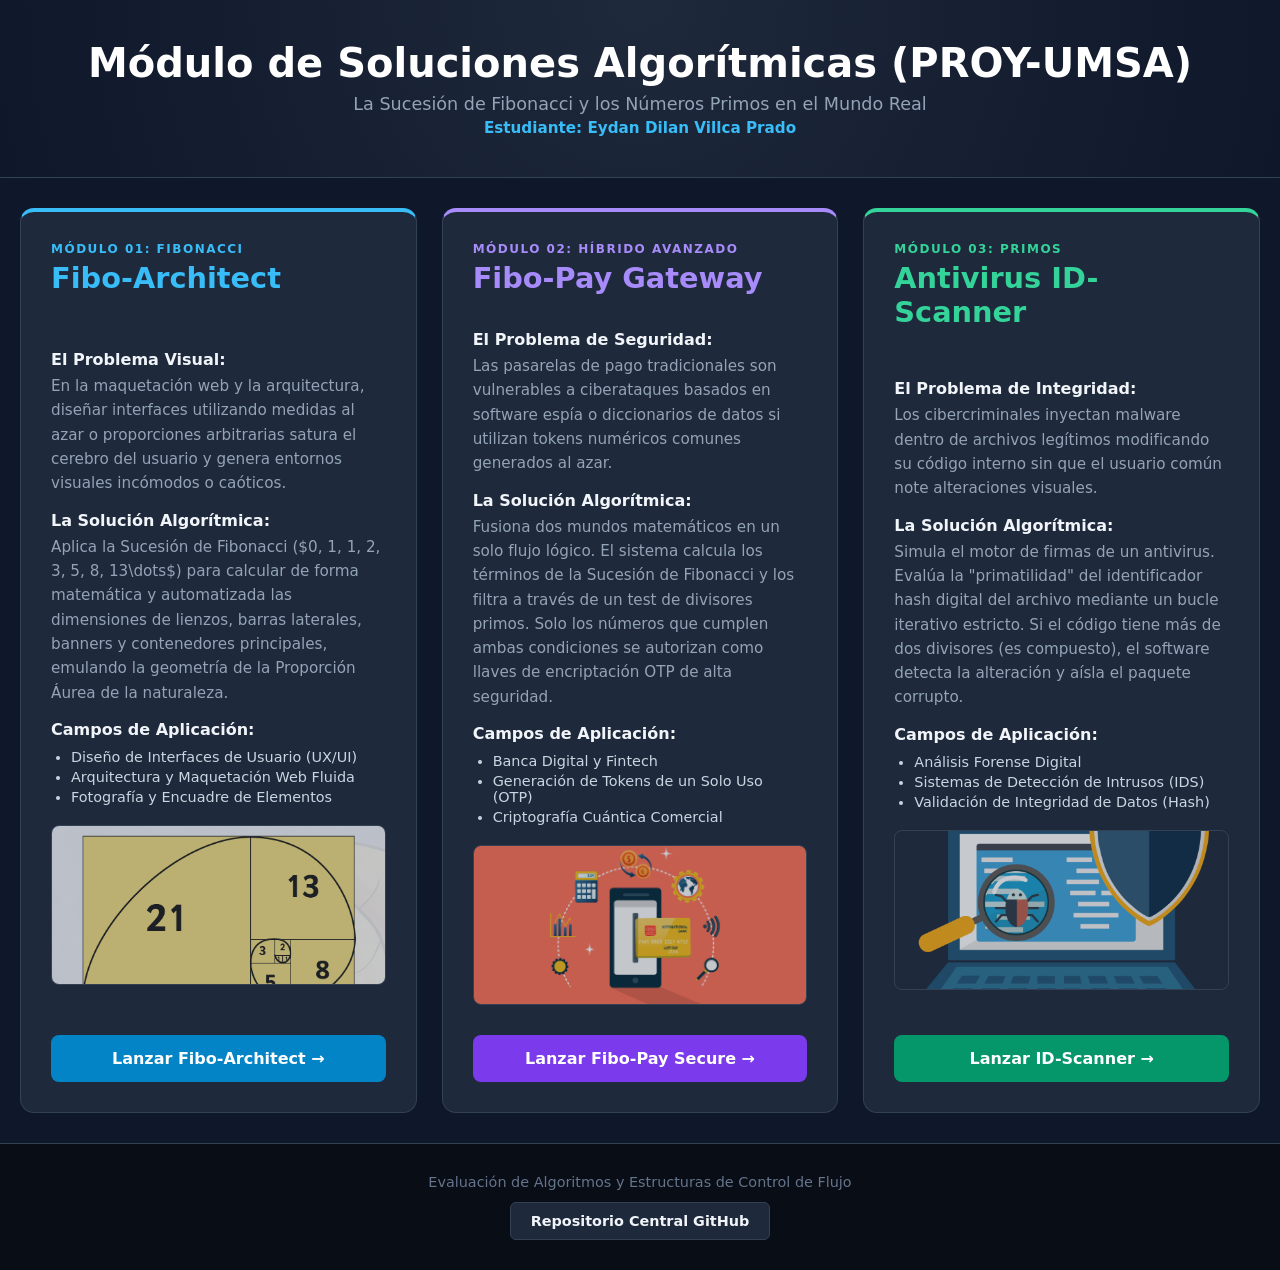
<file: index.html>
<!DOCTYPE html>
<html lang="es">
<head>
    <meta charset="UTF-8">
    <meta name="viewport" content="width=device-width, initial-scale=1.0">
    <title>Desafío Algorítmico | Portal de Soluciones Matemáticas</title>
    <link rel="stylesheet" href="Css/estilos.css">
</head>
<body>

    <header class="portal-header">
        <h1>Módulo de Soluciones Algorítmicas (PROY-UMSA)</h1>
        <p class="subtitulo">La Sucesión de Fibonacci y los Números Primos en el Mundo Real</p>
        <p class="autor">Estudiante: <strong>Eydan Dilan Villca Prado</strong></p>
    </header>

    <main class="portal-grid">

        <section class="columna-proyecto fibo-theme">
            <div class="proyecto-cabecera">
                <span class="categoria">MÓDULO 01: FIBONACCI</span>
                <h2>Fibo-Architect </h2>
            </div>
            
            <div class="proyecto-cuerpo">
                <h3>El Problema Visual:</h3>
                <p>
                    En la maquetación web y la arquitectura, diseñar interfaces utilizando medidas al azar o proporciones arbitrarias satura el cerebro del usuario y genera entornos visuales incómodos o caóticos.
                </p>
                
                <h3>La Solución Algorítmica:</h3>
                <p>
                    Aplica la Sucesión de Fibonacci ($0, 1, 1, 2, 3, 5, 8, 13\dots$) para calcular de forma matemática y automatizada las dimensiones de lienzos, barras laterales, banners y contenedores principales, emulando la geometría de la Proporción Áurea de la naturaleza.
                </p>

                <h3>Campos de Aplicación:</h3>
                <ul>
                    <li>Diseño de Interfaces de Usuario (UX/UI)</li>
                    <li>Arquitectura y Maquetación Web Fluida</li>
                    <li>Fotografía y Encuadre de Elementos</li>
                </ul>

                <div class="imagen-proyecto">
                    <img src="imágenes FN/fibonnacci.png" alt="Proporción Áurea y Fibonacci en Arquitectura">
                </div>
            </div>

            <div class="proyecto-pie">
                <a href="Fibo-architect.html" class="btn-portal btn-fibo">Lanzar Fibo-Architect →</a>
            </div>
        </section>


        <section class="columna-proyecto combinado-theme">
            <div class="proyecto-cabecera">
                <span class="categoria">MÓDULO 02: HÍBRIDO AVANZADO</span>
                <h2>Fibo-Pay Gateway </h2>
            </div>
            
            <div class="proyecto-cuerpo">
                <h3>El Problema de Seguridad:</h3>
                <p>
                    Las pasarelas de pago tradicionales son vulnerables a ciberataques basados en software espía o diccionarios de datos si utilizan tokens numéricos comunes generados al azar.
                </p>
                
                <h3>La Solución Algorítmica:</h3>
                <p>
                    Fusiona dos mundos matemáticos en un solo flujo lógico. El sistema calcula los términos de la Sucesión de Fibonacci y los filtra a través de un test de divisores primos. Solo los números que cumplen ambas condiciones se autorizan como llaves de encriptación OTP de alta seguridad.
                </p>

                <h3>Campos de Aplicación:</h3>
                <ul>
                    <li>Banca Digital y Fintech</li>
                    <li>Generación de Tokens de un Solo Uso (OTP)</li>
                    <li>Criptografía Cuántica Comercial</li>
                </ul>

                <div class="imagen-proyecto">
                    <img src="imágenes FN/paga electronica.png" alt="Seguridad Digital y Transacciones Financieras">
                </div>
            </div>

            <div class="proyecto-pie">
                <a href="prim-fibo.html" class="btn-portal btn-combinado">Lanzar Fibo-Pay Secure →</a>
            </div>
        </section>


        <section class="columna-proyecto primos-theme">
            <div class="proyecto-cabecera">
                <span class="categoria">MÓDULO 03: PRIMOS</span>
                <h2>Antivirus ID-Scanner </h2>
            </div>
            
            <div class="proyecto-cuerpo">
                <h3>El Problema de Integridad:</h3>
                <p>
                    Los cibercriminales inyectan malware dentro de archivos legítimos modificando su código interno sin que el usuario común note alteraciones visuales.
                </p>
                
                <h3>La Solución Algorítmica:</h3>
                <p>
                    Simula el motor de firmas de un antivirus. Evalúa la "primatilidad" del identificador hash digital del archivo mediante un bucle iterativo estricto. Si el código tiene más de dos divisores (es compuesto), el software detecta la alteración y aísla el paquete corrupto.
                </p>

                <h3>Campos de Aplicación:</h3>
                <ul>
                    <li>Análisis Forense Digital</li>
                    <li>Sistemas de Detección de Intrusos (IDS)</li>
                    <li>Validación de Integridad de Datos (Hash)</li>
                </ul>

                <div class="imagen-proyecto">
                    <img src="imágenes FN/antivirus.png" alt="Ciberseguridad y Escaneo de Archivos">
                </div>
            </div>

            <div class="proyecto-pie">
                <a href="primos.html" class="btn-portal btn-primos">Lanzar ID-Scanner →</a>
            </div>
        </section>

    </main>

    <footer class="portal-footer">
        <p>Evaluación de Algoritmos y Estructuras de Control de Flujo</p>
        <div class="enlaces-git">
            <a href="https://github.com/Dilanterogg/PROY-UMSA.git" target="_blank" class="btn-git">Repositorio Central GitHub</a>
        </div>
    </footer>

</body>
</html>
</file>
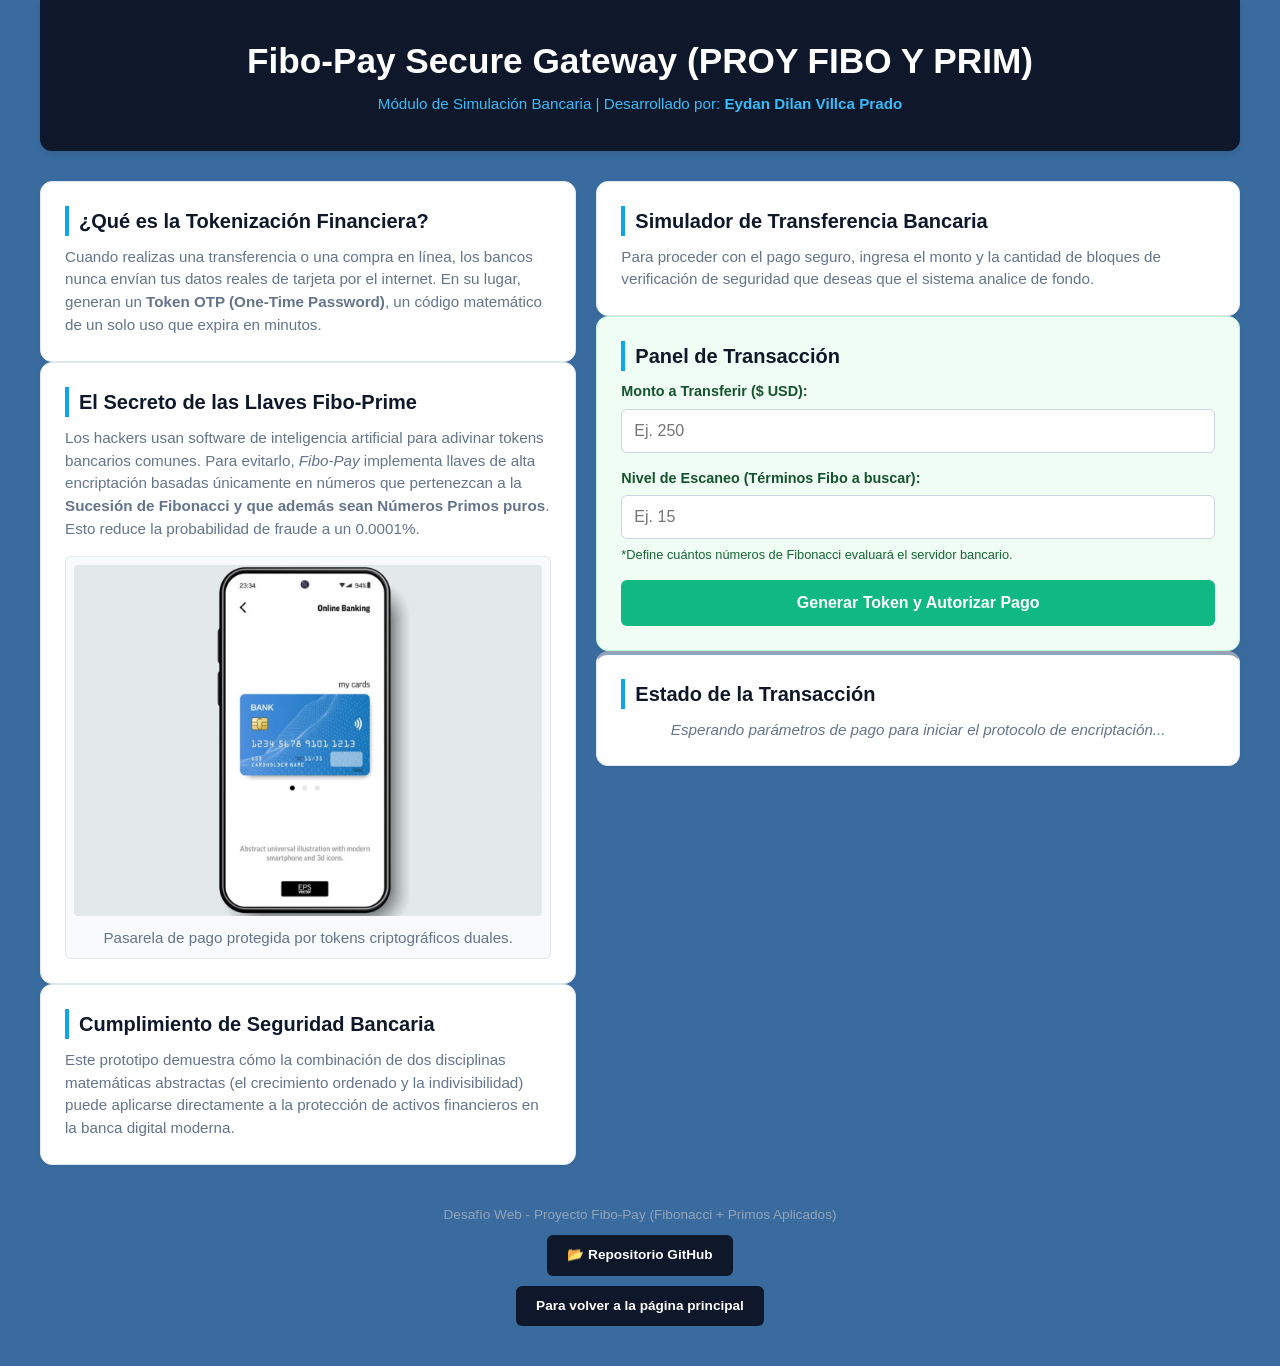
<file: prim-fibo.html>
<!DOCTYPE html>
<html lang="es">
<head>
    <meta charset="UTF-8">
    <meta name="viewport" content="width=device-width, initial-scale=1.0">
    <title>Fibo-Pay | Tokenización Criptográfica Avanzada</title>
    <link rel="stylesheet" href="Css/estilospf.css">
</head>
<body>

    <header>
        <h1>Fibo-Pay Secure Gateway (PROY FIBO Y PRIM)</h1>
        <p class="autor">Módulo de Simulación Bancaria | Desarrollado por: <strong>Eydan Dilan Villca Prado</strong></p>
    </header>

    <main class="contenedor-grid">
        
        <aside class="columna-izquierda">
            
            <section class="tarjeta">
                <h2>¿Qué es la Tokenización Financiera?</h2>
                <p>
                    Cuando realizas una transferencia o una compra en línea, los bancos nunca envían tus datos reales de tarjeta por el internet. En su lugar, generan un <strong>Token OTP (One-Time Password)</strong>, un código matemático de un solo uso que expira en minutos.
                </p>
            </section>

            <section class="tarjeta">
                <h2>El Secreto de las Llaves Fibo-Prime</h2>
                <p>
                    Los hackers usan software de inteligencia artificial para adivinar tokens bancarios comunes. Para evitarlo, <em>Fibo-Pay</em> implementa llaves de alta encriptación basadas únicamente en números que pertenezcan a la <strong>Sucesión de Fibonacci y que además sean Números Primos puros</strong>. Esto reduce la probabilidad de fraude a un 0.0001%.
                </p>
                <div class="contenedor-imagen">
                    <img src="imágenes FN/tarjeta digital.jpg" alt="Tarjeta de crédito y seguridad digital de pagos" class="img-fluida">
                    <p class="pie-imagen">Pasarela de pago protegida por tokens criptográficos duales.</p>
                </div>
            </section>

            <section class="tarjeta">
                <h2>Cumplimiento de Seguridad Bancaria</h2>
                <p>
                    Este prototipo demuestra cómo la combinación de dos disciplinas matemáticas abstractas (el crecimiento ordenado y la indivisibilidad) puede aplicarse directamente a la protección de activos financieros en la banca digital moderna.
                </p>
            </section>

        </aside>

        <section class="columna-derecha">

            <section class="tarjeta">
                <h2>Simulador de Transferencia Bancaria</h2>
                <p>
                    Para proceder con el pago seguro, ingresa el monto y la cantidad de bloques de verificación de seguridad que deseas que el sistema analice de fondo.
                </p>
            </section>

            <section class="tarjeta formulario-seccion">
                <h2>Panel de Transacción</h2>
                <form id="formularioPago" onsubmit="return false;">
                    
                    <div class="grupo-formulario">
                        <label for="montoPago">Monto a Transferir ($ USD):</label>
                        <input type="number" id="montoPago" placeholder="Ej. 250" required min="1">
                    </div>

                    <div class="grupo-formulario" style="margin-top: 15px;">
                        <label for="bloquesSeguridad">Nivel de Escaneo (Términos Fibo a buscar):</label>
                        <input type="number" id="bloquesSeguridad" placeholder="Ej. 15" required min="1" max="22">
                        <small class="ayuda-input">*Define cuántos números de Fibonacci evaluará el servidor bancario.</small>
                    </div>

                    <button type="button" onclick="procesarPagoSeguro()">Generar Token y Autorizar Pago</button>
                </form>
            </section>

            <section class="tarjeta resultado-seccion">
                <h2>Estado de la Transacción</h2>
                <div id="resultado">
                    <p class="placeholder-texto">Esperando parámetros de pago para iniciar el protocolo de encriptación...</p>
                </div>
            </section>

        </section>
        
    </main>

    <footer>
        <p>Desafío Web - Proyecto Fibo-Pay (Fibonacci + Primos Aplicados)</p>
        <div class="enlaces-git">
            <a href="https://github.com/Dilanterogg/PROY-UMSA.git" target="_blank" class="btn-git">📂 Repositorio GitHub</a>
        </div>
        <div class="enlaces-git">
            <a href="index.html" target="_self" class="btn-git">Para volver a la página principal</a>
        </div>
    </footer>

    <script src="js/scriptpf.js"></script>
</body>
</html>
</file>
<file: Css/estilos.css>
/* ==========================================
   CONFIGURACIÓN GENERAL Y FUENTES
   ========================================== */
* {
    margin: 0;
    padding: 0;
    box-sizing: border-box;
    font-family: 'Segoe UI', system-ui, -apple-system, sans-serif;
}

body {
    background-color: #0f172a; /* Fondo oscuro elegante */
    color: #f1f5f9;
    min-height: 100vh;
    display: flex;
    flex-direction: column;
}

/* ==========================================
   ENCABEZADO GLOBAL DEL PORTAL
   ========================================== */
.portal-header {
    text-align: center;
    padding: 40px 20px;
    background: radial-gradient(circle at top, #1e293b 0%, #0f172a 100%);
    border-bottom: 1px solid #334155;
}

.portal-header h1 {
    font-size: 2.5rem;
    font-weight: 800;
    color: #ffffff;
}

.portal-header .subtitulo {
    color: #94a3b8;
    margin-top: 8px;
    font-size: 1.1rem;
}

.portal-header .autor {
    color: #38bdf8;
    font-size: 0.95rem;
    margin-top: 5px;
    font-weight: 600;
}

/* ==========================================
   GRID DE 3 COLUMNAS DINÁMICAS (NÚCLEO VISTA)
   ========================================== */
.portal-grid {
    max-width: 1400px;
    width: 100%;
    margin: 0 auto;
    padding: 30px 20px;
    display: grid;
    grid-template-columns: 1fr; /* 1 columna por defecto en móviles */
    gap: 25px;
    flex: 1; /* Empuja el footer hacia abajo */
}

/* Estilo común para cada uno de los 3 apartados */
.columna-proyecto {
    background-color: #1e293b;
    border-radius: 14px;
    border: 1px solid #334155;
    padding: 30px;
    display: flex;
    flex-direction: column;
    justify-content: space-between; /* Alinea el botón siempre al fondo */
    transition: all 0.3s cubic-bezier(0.4, 0, 0.2, 1);
}

/* Efecto de elevación al pasar el ratón */
@media (min-width: 900px) {
    .columna-proyecto:hover {
        transform: translateY(-8px);
        box-shadow: 0 20px 25px -5px rgba(0, 0, 0, 0.5);
    }
}

/* ==========================================
   ELEMENTOS INTERNOS DE LAS TARJETAS
   ========================================== */
.proyecto-cabecera .categoria {
    font-size: 0.75rem;
    font-weight: bold;
    letter-spacing: 1.5px;
    display: block;
    margin-bottom: 5px;
}

.proyecto-cabecera h2 {
    font-size: 1.8rem;
    font-weight: 700;
    margin-bottom: 20px;
}

.proyecto-cuerpo h3 {
    font-size: 1rem;
    margin-top: 15px;
    margin-bottom: 5px;
    font-weight: 600;
}

.proyecto-cuerpo p {
    color: #94a3b8;
    font-size: 0.95rem;
    line-height: 1.6;
}

.proyecto-cuerpo ul {
    margin-top: 10px;
    padding-left: 20px;
    color: #cbd5e1;
    font-size: 0.9rem;
}

.proyecto-cuerpo li {
    margin-bottom: 4px;
}

.proyecto-pie {
    margin-top: 30px;
}

/* ==========================================
   IDENTIDADES DE COLOR POR APARTADO
   ========================================== */
/* Fibo-Architect: Tonos Azules */
.fibo-theme .categoria, .fibo-theme h2 { color: #38bdf8; }
.fibo-theme { border-top: 4px solid #38bdf8; }
.btn-fibo { background-color: #0284c7; }
.btn-fibo:hover { background-color: #0369a1; box-shadow: 0 0 15px rgba(56, 189, 248, 0.4); }

/* Fibo-Pay: Tonos Morados/Violáceos */
.combinado-theme .categoria, .combinado-theme h2 { color: #a78bfa; }
.combinado-theme { border-top: 4px solid #a78bfa; }
.btn-combinado { background-color: #7c3aed; }
.btn-combinado:hover { background-color: #6d28d9; box-shadow: 0 0 15px rgba(167, 139, 250, 0.4); }

/* Antivirus: Tonos Verdes/Esmeralda */
.primos-theme .categoria, .primos-theme h2 { color: #34d399; }
.primos-theme { border-top: 4px solid #34d399; }
.btn-primos { background-color: #059669; }
.btn-primos:hover { background-color: #047857; box-shadow: 0 0 15px rgba(52, 211, 153, 0.4); }

/* ==========================================
   BOTONES DEL PORTAL
   ========================================== */
.btn-portal {
    display: block;
    width: 100%;
    text-align: center;
    color: #ffffff;
    text-decoration: none;
    padding: 14px;
    border-radius: 8px;
    font-weight: bold;
    font-size: 1rem;
    transition: all 0.2s;
}

/* ==========================================
   PIE DE PÁGINA (FOOTER)
   ========================================== */
.portal-footer {
    text-align: center;
    padding: 30px 20px;
    border-top: 1px solid #334155;
    color: #64748b;
    font-size: 0.9rem;
    background-color: #090d16;
}

.btn-git {
    display: inline-block;
    background-color: #1e293b;
    color: #f1f5f9;
    text-decoration: none;
    padding: 10px 20px;
    border-radius: 6px;
    font-weight: 600;
    margin-top: 12px;
    border: 1px solid #334155;
    transition: background-color 0.2s;
}

.btn-git:hover {
    background-color: #334155;
}

/* ==========================================
   REGLA DE TRES COLUMNAS EN ESCRITORIO
   ========================================== */
@media (min-width: 900px) {
    .portal-grid {
        grid-template-columns: repeat(3, 1fr); /* ¡Divide la pantalla exactamente en 3 secciones! */
    }
}
/* ==========================================
   ESTILOS PARA LAS IMÁGENES DEL PORTAL
   ========================================== */
.imagen-proyecto {
    margin-top: 20px;
    width: 100%;
    height: 160px; /* Limita la altura para que las 3 columnas queden simétricas */
    overflow: hidden;
    border-radius: 8px;
    border: 1px solid #334155;
}

.imagen-proyecto img {
    width: 100%;
    height: 100%;
    object-fit: cover; /* Ajusta la imagen sin deformarla */
    opacity: 0.75;     /* Combina mejor con el modo oscuro */
    transition: opacity 0.3s ease;
}

/* Al pasar el mouse por encima de la columna, la imagen brilla al 100% */
.columna-proyecto:hover .imagen-proyecto img {
    opacity: 1;
}
</file>
<file: Css/estilospf.css>
/* ==========================================
   RESET Y CONFIGURACIÓN GENERAL (FINTECH)
   ========================================== */
* {
    margin: 0;
    padding: 0;
    box-sizing: border-box;
    font-family: -apple-system, BlinkMacSystemFont, "Segoe UI", Roboto, Helvetica, Arial, sans-serif;
}

body {
    background-color: #124f8dd5; /* Gris muy limpio y claro */
    color: #e1e6ed;
    line-height: 1.5;
    padding: 0 15px;
}

/* ==========================================
   ENCABEZADO EMPRESARIAL
   ========================================== */
header {
    text-align: center;
    padding: 35px 20px;
    background-color: #0f172a; /* Fondo azul oscuro corporativo */
    color: #ffffff;
    border-radius: 0 0 12px 12px;
    max-width: 1200px;
    margin: 0 auto 30px auto;
    box-shadow: 0 4px 6px -1px rgba(0, 0, 0, 0.1);
}

header h1 {
    font-size: 2.2rem;
    font-weight: 700;
}

header p {
    color: #38bdf8;
    font-size: 0.95rem;
    margin-top: 5px;
}

/* ==========================================
   CONTENEDOR DE DOS COLUMNAS
   ========================================== */
.contenedor-grid {
    max-width: 1200px;
    margin: 0 auto;
    display: flex;
    flex-direction: column;
    gap: 20px;
}

.tarjeta {
    background: #ffffff;
    padding: 24px;
    border-radius: 12px;
    border: 1px solid #e2e8f0;
    box-shadow: 0 1px 3px 0 rgba(0, 0, 0, 0.05);
}

.tarjeta h2 {
    color: #0f172a;
    font-size: 1.25rem;
    margin-bottom: 10px;
    border-left: 4px solid #0ea5e9; /* Detalle celeste bancario */
    padding-left: 10px;
}

.tarjeta p {
    color: #64748b;
    font-size: 0.95rem;
}

/* ==========================================
   FORMULARIO DE TRANSACCIÓN
   ========================================== */
.formulario-seccion {
    background: #f0fdf4; /* Tono verde éxito suave */
    border: 1px solid #bbf7d0;
}

.grupo-formulario {
    display: flex;
    flex-direction: column;
    gap: 6px;
}

.formulario-seccion label {
    font-size: 0.9rem;
    font-weight: 600;
    color: #14532d;
}

.formulario-seccion input {
    width: 100%;
    padding: 12px;
    font-size: 1rem;
    border: 1px solid #cbd5e1;
    border-radius: 6px;
    background-color: #ffffff;
    color: #0f172a;
    outline: none;
    transition: border-color 0.2s;
}

.formulario-seccion input:focus {
    border-color: #10b981; /* Borde verde al enfocar */
}

.ayuda-input {
    font-size: 0.8rem;
    color: #166534;
}

.formulario-seccion button {
    width: 100%;
    background-color: #10b981; /* Verde esmeralda transaccional */
    color: white;
    font-size: 1rem;
    font-weight: bold;
    padding: 14px;
    border: none;
    border-radius: 6px;
    margin-top: 15px;
    cursor: pointer;
    transition: background-color 0.2s;
}

.formulario-seccion button:hover {
    background-color: #059669;
}

/* ==========================================
   RESULTADOS DE LA AUDITORÍA BANCARIA
   ========================================== */
.resultado-seccion {
    border-top: 4px solid #94a3b8;
}

.placeholder-texto {
    color: #94a3b8;
    font-style: italic;
    text-align: center;
}

/* Tarjetas Dinámicas de Éxito / Error */
.tarjeta-bancaria-exito {
    background: #ffffff;
    border: 2px solid #10b981;
    border-radius: 8px;
    padding: 20px;
}

.tarjeta-bancaria-exito h3 {
    color: #065f46;
}

.monto-final {
    font-size: 1.5rem;
    font-weight: bold;
    color: #0f172a;
    margin: 10px 0;
}

/* Caja contenedora del token impreso */
.token-box {
    background: #0f172a;
    color: #34d399;
    padding: 15px;
    border-radius: 6px;
    text-align: center;
    margin: 15px 0;
}

.token-box small {
    color: #94a3b8;
    font-size: 0.75rem;
    letter-spacing: 1px;
}

.codigo-token {
    font-size: 1.8rem;
    font-family: monospace;
    font-weight: bold;
    margin-top: 5px;
}

.detalles {
    font-size: 0.9rem;
    color: #475569;
}

/* Bloque desplegable de auditoría */
.historial-auditoria {
    margin-top: 15px;
    border-top: 1px solid #e2e8f0;
    padding-top: 10px;
    font-size: 0.85rem;
    cursor: pointer;
}

.historial-auditoria ul {
    list-style: none;
    margin-top: 10px;
}

.historial-auditoria li {
    padding: 6px 10px;
    border-radius: 4px;
    margin-bottom: 4px;
}

.token-aprobado { background-color: #d1fae5; color: #065f46; }
.token-rechazado { background-color: #f1f5f9; color: #64748b; }

/* Caja de Error */
.tarjeta-bancaria-error {
    background: #fef2f2;
    border: 2px solid #ef4444;
    color: #991b1b;
    border-radius: 8px;
    padding: 20px;
}

.tarjeta-bancaria-error h3 { margin-bottom: 8px; }
.sugerencia { font-size: 0.9rem; margin-top: 10px; color: #7f1d1d;}
.alerta-error { color: #ef4444; font-weight: bold; }

/* ==========================================
   IMÁGENES Y PIE DE PÁGINA
   ========================================== */
.contenedor-imagen {
    margin-top: 15px;
    text-align: center;
    background: #f8fafc;
    padding: 8px;
    border-radius: 6px;
    border: 1px solid #e2e8f0;
}

.img-fluida {
    max-width: 100%;
    height: auto;
    border-radius: 4px;
}

.pie-imagen {
    font-size: 0.8rem;
    color: #94a3b8;
    margin-top: 4px;
}

footer {
    text-align: center;
    padding: 40px 20px;
    color: #94a3b8;
    font-size: 0.85rem;
}

.btn-git {
    display: inline-block;
    background-color: #0f172a;
    color: white;
    text-decoration: none;
    padding: 10px 20px;
    border-radius: 6px;
    font-weight: 600;
    margin-top: 10px;
}

/* ==========================================
   RESPONSIVO
   ========================================== */
@media (min-width: 850px) {
    .contenedor-grid {
        display: grid;
        grid-template-columns: 1fr 1.2fr;
        align-items: start;
    }
}
</file>
